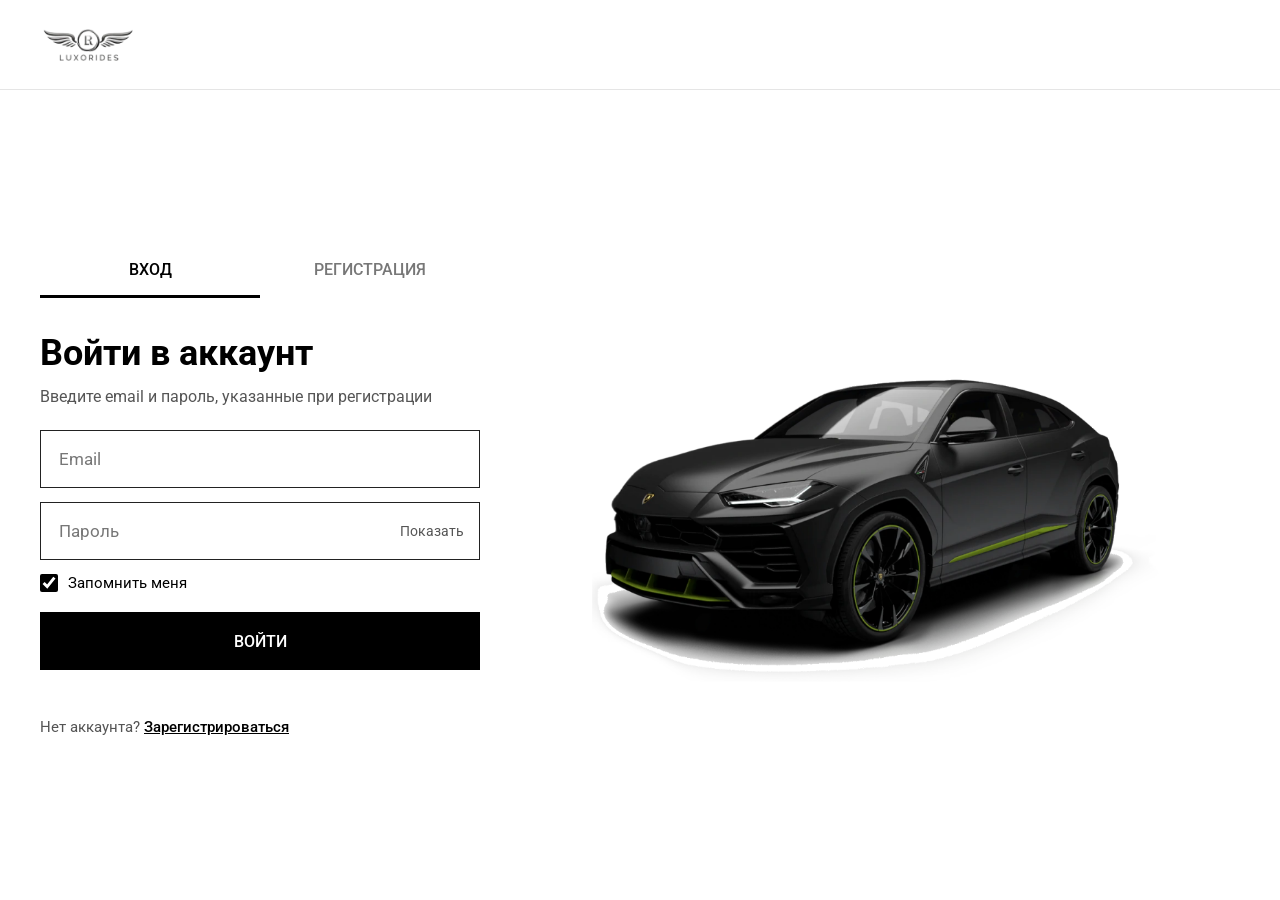
<file: Сайт — копия/index.html>
<!DOCTYPE html>
<html lang="ru">
<head>
  <meta charset="UTF-8">
  <meta name="viewport" content="width=device-width, initial-scale=1">
  <title>Luxorides — вход и регистрация</title>
  <link rel="preconnect" href="https://fonts.googleapis.com">
  <link rel="preconnect" href="https://fonts.gstatic.com" crossorigin>
  <link href="https://fonts.googleapis.com/css2?family=Roboto:wght@400;500;700;900&display=swap" rel="stylesheet">
  <link rel="stylesheet" href="auth.css">
</head>
<body class="auth-page">

  <header class="auth-header">
    <div class="auth-header__inner">
      <a class="auth-header__logo" href="index.html">
        <img class="auth-header__logo-img" src="images/logo.png" alt="Luxorides">
      </a>
    </div>
  </header>

  <main class="auth-main">
    <section class="auth-card">

      <!-- Вход и регистрация -->
      <div class="auth-box" id="authBox">
        <div class="auth-tabs" role="tablist">
          <button class="auth-tabs__tab is-active" id="tabLogin" type="button" role="tab" aria-selected="true">Вход</button>
          <button class="auth-tabs__tab" id="tabRegister" type="button" role="tab" aria-selected="false">Регистрация</button>
        </div>

        <form class="auth-form" id="loginForm" novalidate>
          <h1 class="auth-form__title">Войти в аккаунт</h1>
          <p class="auth-form__subtitle">Введите email и пароль, указанные при регистрации</p>

          <div class="auth-field">
            <input class="auth-field__input" type="email" name="email" placeholder="Email" autocomplete="email">
            <p class="auth-field__error" data-error="email"></p>
          </div>
          <div class="auth-field">
            <div class="auth-pass">
              <input class="auth-pass__input" type="password" name="password" placeholder="Пароль" autocomplete="current-password">
              <button class="auth-pass__eye" type="button">Показать</button>
            </div>
            <p class="auth-field__error" data-error="password"></p>
          </div>
          <label class="auth-remember">
            <input class="auth-remember__box" type="checkbox" name="remember" checked>
            <span class="auth-remember__text">Запомнить меня</span>
          </label>
          <button class="auth-form__btn" type="submit">Войти</button>
          <p class="auth-form__msg" data-msg role="status"></p>
          <p class="auth-form__switch">Нет аккаунта? <button class="auth-form__link" type="button" data-go="register">Зарегистрироваться</button></p>
        </form>

        <form class="auth-form" id="registerForm" novalidate hidden>
          <h1 class="auth-form__title">Создать аккаунт</h1>
          <p class="auth-form__subtitle">Регистрация займёт меньше минуты</p>

          <div class="auth-field">
            <input class="auth-field__input" type="text" name="name" placeholder="Ваше имя" autocomplete="name">
            <p class="auth-field__error" data-error="name"></p>
          </div>
          <div class="auth-field">
            <input class="auth-field__input" type="email" name="email" placeholder="Email" autocomplete="email">
            <p class="auth-field__error" data-error="email"></p>
          </div>
          <div class="auth-field">
            <input class="auth-field__input" type="tel" name="phone" placeholder="Ваш телефон" autocomplete="tel">
            <p class="auth-field__error" data-error="phone"></p>
          </div>
          <div class="auth-field">
            <label class="auth-field__label" for="regBirth">Дата рождения (регистрация только с 18 лет)</label>
            <input class="auth-field__input" type="date" id="regBirth" name="birth" autocomplete="bday">
            <p class="auth-field__hint" data-age></p>
            <p class="auth-field__error" data-error="birth"></p>
          </div>
          <div class="auth-field">
            <div class="auth-pass">
              <input class="auth-pass__input" type="password" name="password" placeholder="Пароль (минимум 6 символов)" autocomplete="new-password">
              <button class="auth-pass__eye" type="button">Показать</button>
            </div>
            <p class="auth-field__error" data-error="password"></p>
          </div>
          <div class="auth-field">
            <div class="auth-pass">
              <input class="auth-pass__input" type="password" name="password2" placeholder="Повторите пароль" autocomplete="new-password">
              <button class="auth-pass__eye" type="button">Показать</button>
            </div>
            <p class="auth-field__error" data-error="password2"></p>
          </div>
          <button class="auth-form__btn" type="submit">Зарегистрироваться</button>
          <p class="auth-form__msg" data-msg role="status"></p>
          <p class="auth-form__switch">Уже есть аккаунт? <button class="auth-form__link" type="button" data-go="login">Войти</button></p>
        </form>
      </div>
    </section>

    <img class="auth-car" src="images/urus.png" alt="Lamborghini Urus">
  </main>

  <script src="auth-core.js"></script>
  <script src="auth.js"></script>
</body>
</html>

<!-- python -m http.server 8000 -->
<!-- http://localhost:8000 -->
</file>
<file: Сайт — копия/auth.css>
/* Страница входа и регистрации: у каждого элемента свой класс */

.auth-page{
  margin:0;min-height:100vh;
  font-family:'Roboto',Arial,sans-serif;color:#000;background:#fff;overflow-x:hidden;
}

/* ---------- Шапка ---------- */
.auth-header{border-bottom:1px solid #e5e5e5}
.auth-header__inner{
  box-sizing:border-box;max-width:1240px;margin:0 auto;padding:0 20px;height:89px;
  display:flex;align-items:center;
}
.auth-header__logo{display:block}
.auth-header__logo-img{display:block;height:42px;width:auto}

/* ---------- Основная часть ---------- */
.auth-main{
  position:relative;box-sizing:border-box;
  max-width:1240px;margin:0 auto;padding:70px 20px 80px;
  display:flex;align-items:center;gap:40px;min-height:calc(100vh - 90px);
}
.auth-card{width:100%;max-width:440px;flex-shrink:0;position:relative;z-index:2;background:#fff}
.auth-car{
  display:block;flex:1;min-width:0;width:55%;max-width:760px;margin-left:auto;
  animation:auth-car-drive 2.4s cubic-bezier(.22,.61,.36,1) .2s backwards;
}
@keyframes auth-car-drive{
  from{transform:translateX(40vw);opacity:0}
  25% {opacity:1}
  to  {transform:translateX(0);opacity:1}
}

/* ---------- Вкладки ---------- */
.auth-box{display:block}
.auth-tabs{display:flex;margin:0 0 36px;border-bottom:1px solid #222}
.auth-tabs__tab{
  flex:1;height:54px;border:0;background:#fff;color:#777;cursor:pointer;
  font:500 16px 'Roboto',sans-serif;text-transform:uppercase;
  border-bottom:3px solid transparent;margin-bottom:-1px;
}
.auth-tabs__tab:hover{color:#000}
.auth-tabs__tab.is-active{color:#000;border-bottom-color:#000}
.auth-tabs__tab:focus-visible{outline:2px solid #2196f3;outline-offset:-2px}

/* ---------- Форма ---------- */
.auth-form{display:flex;flex-direction:column;gap:14px}
.auth-form[hidden]{display:none}
.auth-form__title{margin:0;font-size:36px;font-weight:700;line-height:1.1}
.auth-form__subtitle{margin:0 0 10px;font-size:16px;color:#555}
.auth-field{display:flex;flex-direction:column;gap:4px}
.auth-field__input{
  box-sizing:border-box;width:100%;height:58px;padding:0 18px;
  border:1px solid #222;border-radius:0;background:#fff;color:#000;
  font:400 17px 'Roboto',sans-serif;
}
.auth-field__input::placeholder{color:#777}
.auth-field__input:focus-visible{outline:2px solid #2196f3;outline-offset:2px}
.auth-field__input.is-error{border-color:#d32f2f}
.auth-field__error{margin:0;min-height:0;font-size:14px;color:#d32f2f}
.auth-field__error:empty{display:none}
.auth-field__label{font-size:14px;color:#555}
.auth-field__hint{margin:0;font-size:14px;color:#555}
.auth-field__hint:empty{display:none}

/* Пароль с кнопкой «Показать» */
.auth-pass{position:relative}
.auth-pass__input{
  box-sizing:border-box;width:100%;height:58px;padding:0 100px 0 18px;
  border:1px solid #222;border-radius:0;background:#fff;color:#000;
  font:400 17px 'Roboto',sans-serif;
}
.auth-pass__input::placeholder{color:#777}
.auth-pass__input:focus-visible{outline:2px solid #2196f3;outline-offset:2px}
.auth-pass__input.is-error{border-color:#d32f2f}
.auth-pass__eye{
  position:absolute;top:0;right:0;height:100%;padding:0 16px;
  border:0;background:none;cursor:pointer;color:#555;font:400 14px 'Roboto',sans-serif;
}
.auth-pass__eye:hover{color:#000}

/* Капча при входе */
.auth-captcha{display:flex;align-items:stretch;gap:12px}
.auth-captcha__img{
  display:block;flex-shrink:0;width:180px;height:58px;
  border:1px solid #222;background:#f2f2f2;user-select:none;
}
.auth-captcha__refresh{
  box-sizing:border-box;flex:1;min-width:0;height:58px;padding:0 12px;
  border:1px solid #000;background:#fff;color:#000;cursor:pointer;
  font:500 13px 'Roboto',sans-serif;text-transform:uppercase;transition:background .2s,color .2s;
}
.auth-captcha__refresh:hover{background:#000;color:#fff}
.auth-captcha__refresh:focus-visible{outline:2px solid #2196f3;outline-offset:2px}

.auth-remember{display:flex;align-items:center;gap:10px;cursor:pointer}
.auth-remember__box{width:18px;height:18px;margin:0;accent-color:#000}
.auth-remember__text{font-size:15px}

.auth-form__btn{
  box-sizing:border-box;width:100%;height:58px;margin-top:6px;padding:0;border:0;cursor:pointer;
  background:#000;color:#fff;font:500 16px 'Roboto',sans-serif;text-transform:uppercase;
  transition:background .2s;
}
.auth-form__btn:hover{background:#333}
.auth-form__btn:disabled{background:#777;cursor:wait}
.auth-form__btn:focus-visible{outline:2px solid #2196f3;outline-offset:2px}
.auth-form__msg{margin:0;min-height:20px;font-size:15px}
.auth-form__msg.is-ok{color:#2e7d32}
.auth-form__msg.is-error{color:#d32f2f}
.auth-form__switch{margin:0;font-size:15px;color:#555}
.auth-form__link{
  padding:0;border:0;background:none;cursor:pointer;
  color:#000;font:500 15px 'Roboto',sans-serif;text-decoration:underline;
}

/* ---------- Адаптив ---------- */
@media (max-width:1000px){
  .auth-main{flex-direction:column;align-items:stretch;padding-top:40px}
  .auth-card{max-width:none}
  .auth-car{width:100%;max-width:560px;margin:20px auto 0}
}
@media (max-width:560px){
  .auth-form__title{font-size:28px}
}
</file>
<file: Сайт — копия/style.css>
/* =====================================================
   У каждого элемента свой класс (БЭМ), без общих селекторов.
   Чтобы поменять один элемент — меняйте только его класс.
   ===================================================== */

/* ---------- СТРАНИЦА ---------- */
.page{
  margin:0;
  font-family:'Roboto',Arial,sans-serif;
  color:#000;
  background:#fff;
  overflow-x:hidden;
  scroll-behavior:smooth;
}

/* ---------- ШАПКА ---------- */
.header{
  position:sticky;top:0;z-index:50;
  background:#fff;
  border-bottom:1px solid #e5e5e5;
}
.header__inner{
  box-sizing:border-box;
  max-width:1240px;margin:0 auto;padding:0 20px;
  height:89px;
  display:flex;align-items:center;
}
.header__logo{display:block}
.header__logo-img{display:block;height:42px;width:auto}
.header__nav{display:flex;gap:117px;margin-left:247px}
.header__link{font-size:16px;color:#000;text-decoration:none}
.header__link:hover{text-decoration:underline}

/* Вход / профиль в шапке */
.header__auth{display:flex;align-items:center;gap:16px;margin-left:auto}
.header__login{
  box-sizing:border-box;display:inline-flex;align-items:center;justify-content:center;
  height:42px;padding:0 28px;background:#000;color:#fff;
  font-size:14px;font-weight:500;text-transform:uppercase;text-decoration:none;
  transition:background .2s;
}
.header__login:hover{background:#333}
.header__user{font-size:16px;font-weight:500;max-width:180px;overflow:hidden;text-overflow:ellipsis;white-space:nowrap}
.header__logout{
  box-sizing:border-box;height:42px;padding:0 22px;border:1px solid #000;background:#fff;color:#000;cursor:pointer;
  font:500 14px 'Roboto',sans-serif;text-transform:uppercase;transition:background .2s,color .2s;
}
.header__logout:hover{background:#000;color:#fff}

/* ---------- ГЛАВНЫЙ ЭКРАН ---------- */
.hero{
  position:relative;
  height:780px;
  overflow:hidden;           /* машина выезжает из-за края и не даёт полосу прокрутки */
}
.hero__bg-text{
  position:absolute;left:114px;top:10px;z-index:0;
  font-size:400px;font-weight:900;line-height:1;
  color:#e6e6e6;
  user-select:none;
}
.hero__inner{
  box-sizing:border-box;
  position:relative;z-index:2;
  max-width:1240px;margin:0 auto;padding:106px 20px 0;
  pointer-events:none;       /* чтобы мышь доставала до машины под текстом */
}
.hero__content{max-width:900px;pointer-events:auto}
.hero__title{
  margin:0 0 56px;
  font-size:80px;font-weight:700;line-height:1.1;
}
.hero__text{
  margin:0 0 36px;max-width:480px;
  font-size:17px;line-height:1.25;
}
.hero__btn{
  box-sizing:border-box;
  display:inline-flex;align-items:center;justify-content:center;
  height:64px;padding:0 54px;
  background:#000;color:#fff;
  font-size:16px;font-weight:500;text-transform:uppercase;text-decoration:none;
  transition:background .2s;
}
.hero__btn:hover{background:#333}
.hero__btn:focus-visible{outline:2px solid #2196f3;outline-offset:2px}

/* Большая машина: выезжает при загрузке и «подъезжает» при наведении мыши */
.hero__car{
  position:absolute;right:0;top:130px;z-index:1;
  display:block;width:55%;max-width:1060px;
  cursor:pointer;
  will-change:transform;
  transition:transform .6s cubic-bezier(.2,.8,.2,1),filter .6s;
  animation:hero-car-drive 2.4s cubic-bezier(.22,.61,.36,1) .2s backwards;
}
@keyframes hero-car-drive{
  from{transform:translateX(50vw);opacity:0}
  25% {opacity:1}
  to  {transform:translateX(0);opacity:1}
}

/* ---------- АВТОПАРК ---------- */
.fleet{padding-bottom:70px}
.fleet__inner{
  box-sizing:border-box;
  max-width:1240px;margin:0 auto;padding:10px 20px 0;
}
.fleet__title{
  margin:0 0 40px;
  font-size:60px;font-weight:700;line-height:1.1;
}
.fleet__cards{
  display:grid;grid-template-columns:repeat(3,1fr);gap:56px 24px;
}

/* Карточка автомобиля */
.card{text-align:center}
.card__img{display:block;width:100%;height:210px;object-fit:cover;background:#f2f2f2;margin:0 0 18px}
.card__name{margin:0 0 22px;font-size:24px;font-weight:500;line-height:1.25}
.card__specs{
  display:flex;justify-content:space-between;
  padding:0 14px 0 30px;margin:0 0 22px;
}
.card__spec{display:flex;flex-direction:column;align-items:center;font-size:16px;line-height:1.25}
.card__spec-icon{display:block;width:34px;height:34px;margin:0 0 8px}
.card__spec-label{font-weight:700}
.card__spec-value{font-weight:400}
.card__btn{
  box-sizing:border-box;
  display:block;width:100%;height:54px;padding:0;border:0;cursor:pointer;
  background:#000;color:#fff;
  font:500 16px 'Roboto',sans-serif;text-transform:uppercase;
  transition:background .2s;
}
.card__btn:hover{background:#333}
.card__btn:focus-visible{outline:2px solid #2196f3;outline-offset:2px}


/* ---------- ПОИСК И ФИЛЬТР АВТОПАРКА ---------- */
.fleet__toolbar{display:flex;gap:16px;flex-wrap:wrap;margin:0 0 24px}
.fleet__search{
  box-sizing:border-box;flex:1 1 320px;max-width:420px;height:54px;padding:0 18px;
  border:1px solid #222;border-radius:0;background:#fff;color:#000;
  font:400 17px 'Roboto',sans-serif;
}
.fleet__search:focus-visible{outline:2px solid #2196f3;outline-offset:2px}
.fleet__make{
  box-sizing:border-box;flex:0 1 260px;height:54px;padding:0 14px;
  border:1px solid #222;border-radius:0;background:#fff;color:#000;
  font:400 17px 'Roboto',sans-serif;
}
.fleet__make:focus-visible{outline:2px solid #2196f3;outline-offset:2px}
.fleet__refresh{
  box-sizing:border-box;height:54px;padding:0 32px;border:0;cursor:pointer;
  background:#000;color:#fff;
  font:500 16px 'Roboto',sans-serif;text-transform:uppercase;
  transition:background .2s;
}
.fleet__refresh:hover{background:#333}
.fleet__refresh:focus-visible{outline:2px solid #2196f3;outline-offset:2px}
.fleet__status{margin:0 0 40px;min-height:20px;font-size:16px;color:#555}
.fleet__more{
  box-sizing:border-box;display:block;margin:56px auto 0;height:54px;padding:0 54px;
  border:1px solid #000;background:#fff;color:#000;cursor:pointer;
  font:500 16px 'Roboto',sans-serif;text-transform:uppercase;
  transition:background .2s,color .2s;
}
.fleet__more:hover{background:#000;color:#fff}
.fleet__more:focus-visible{outline:2px solid #2196f3;outline-offset:2px}
.fleet__more[hidden]{display:none}

/* ---------- БРОНИРОВАНИЕ ---------- */
.booking{padding-bottom:80px;overflow-x:clip}
.booking__inner{
  box-sizing:border-box;
  max-width:1240px;margin:0 auto;padding:50px 20px 0;
}
.booking__title{margin:0 0 14px;font-size:60px;font-weight:700;line-height:1.1}
.booking__subtitle{margin:0 0 52px;font-size:17px;color:#555}
.booking__row{display:flex;align-items:center;gap:60px}
.booking__form{display:flex;flex-direction:column;gap:16px;width:344px;flex-shrink:0}
.booking__input{
  box-sizing:border-box;
  width:100%;height:65px;padding:0 18px;
  border:1px solid #222;border-radius:0;background:#fff;color:#000;
  font:400 17px 'Roboto',sans-serif;
}
.booking__input::placeholder{color:#777}
.booking__input:focus-visible{outline:2px solid #2196f3;outline-offset:2px}
.booking__input.is-error{border-color:#d32f2f}
.booking__select{
  box-sizing:border-box;
  width:100%;height:65px;padding:0 18px;
  border:1px solid #222;border-radius:0;background:#fff;color:#000;
  font:400 17px 'Roboto',sans-serif;
}
.booking__select:invalid{color:#777}
.booking__select:focus-visible{outline:2px solid #2196f3;outline-offset:2px}
.booking__select.is-error{border-color:#d32f2f}
.booking__btn{
  box-sizing:border-box;
  width:100%;height:65px;padding:0;border:0;cursor:pointer;
  background:#000;color:#fff;
  font:500 16px 'Roboto',sans-serif;text-transform:uppercase;
  transition:background .2s;
}
.booking__btn:hover{background:#333}
.booking__btn:focus-visible{outline:2px solid #2196f3;outline-offset:2px}
.booking__msg{margin:0;min-height:18px;font-size:15px}
.booking__msg.is-ok{color:#2e7d32}
.booking__msg.is-error{color:#d32f2f}
/* Rolls-Royce: выезжает, когда до него докрутили страницу, и подъезжает при наведении */
.booking__car{
  display:block;width:calc(100% - 404px);margin-top:-10px;
  opacity:0;
  cursor:pointer;
  will-change:transform;
  transition:transform .6s cubic-bezier(.2,.8,.2,1),filter .6s;
}
/* выезд делает script.js */
.booking__car.is-visible{opacity:1}

/* ---------- ПОДВАЛ ---------- */
.footer{height:80px;border-top:1px solid #e5e5e5}
.footer__inner{
  box-sizing:border-box;
  max-width:1240px;height:100%;margin:0 auto;padding:0 20px;
  display:flex;justify-content:space-between;align-items:center;
}
.footer__logo{display:block}
.footer__logo-img{display:block;height:40px;width:auto}
.footer__text{font-size:15px}

/* ---------- ОКНО БРОНИРОВАНИЯ ---------- */
.modal{
  position:fixed;inset:0;z-index:100;
  display:none;align-items:center;justify-content:center;
  padding:20px;background:rgba(0,0,0,.6);
}
.modal.is-open{display:flex}
.modal__box{
  box-sizing:border-box;position:relative;
  width:100%;max-width:420px;padding:40px;background:#fff;
}
.modal__close{
  position:absolute;top:8px;right:16px;
  background:none;border:0;font-size:32px;cursor:pointer;
}
.modal__title{margin:0 0 24px;font-size:24px;font-weight:500}
.modal__form{display:flex;flex-direction:column;gap:16px}
.modal__input{
  box-sizing:border-box;
  width:100%;height:58px;padding:0 18px;
  border:1px solid #222;border-radius:0;background:#fff;color:#000;
  font:400 17px 'Roboto',sans-serif;
}
.modal__input.is-error{border-color:#d32f2f}
.modal__btn{
  box-sizing:border-box;
  width:100%;height:58px;padding:0;border:0;cursor:pointer;
  background:#000;color:#fff;
  font:500 16px 'Roboto',sans-serif;text-transform:uppercase;
}
.modal__btn:hover{background:#333}
.modal__msg{margin:0;min-height:18px;font-size:15px}
.modal__msg.is-ok{color:#2e7d32}
.modal__msg.is-error{color:#d32f2f}

/* ---------- ПРОФИЛЬ В ШАПКЕ ---------- */
.header__profile{
  display:inline-flex;align-items:center;gap:10px;padding:0;border:0;background:none;cursor:pointer;
  font-family:'Roboto',sans-serif;color:#000;
}
.header__profile:hover .header__user{text-decoration:underline}
.header__profile:focus-visible{outline:2px solid #2196f3;outline-offset:3px}
.header__avatar{
  box-sizing:border-box;display:inline-flex;align-items:center;justify-content:center;flex-shrink:0;
  width:42px;height:42px;border-radius:50%;background:#000 center/cover no-repeat;color:#fff;
  font-size:18px;font-weight:500;
}

/* ---------- ОКНО ХАРАКТЕРИСТИК МАШИНЫ ---------- */
.card{cursor:pointer}
.card:focus-visible{outline:2px solid #2196f3;outline-offset:6px}
.card__img,.card__name{transition:opacity .2s}
.card:hover .card__img{opacity:.85}
.card:hover .card__name{text-decoration:underline}
.cardetail{
  box-sizing:border-box;position:relative;display:flex;flex-direction:column;
  width:100%;max-width:560px;max-height:calc(100vh - 40px);overflow:hidden;background:#fff;
}
.cardetail__close{
  position:absolute;top:8px;right:16px;z-index:2;
  background:none;border:0;font-size:32px;cursor:pointer;
}
/* картинка сверху, всегда на виду */
.cardetail__img{display:block;flex:0 0 auto;width:100%;height:260px;object-fit:contain;background:#f2f2f2}
/* характеристики снизу, листаются вниз */
.cardetail__body{
  box-sizing:border-box;flex:1 1 auto;min-height:0;width:100%;padding:24px 32px 0;
  overflow-y:auto;-webkit-overflow-scrolling:touch;
}
.cardetail__name{margin:0 0 10px;font-size:26px;font-weight:700;line-height:1.2;padding-right:24px}
.cardetail__lang{
  margin:0 0 14px;padding:5px 12px;border:1px solid #bbb;border-radius:14px;background:#fff;
  font:500 13px 'Roboto',sans-serif;color:#333;cursor:pointer;transition:background .2s,border-color .2s;
}
.cardetail__lang:hover{background:#f2f2f2;border-color:#888}
.cardetail__lang:disabled{opacity:.6;cursor:wait}
.cardetail__lang[hidden]{display:none}
.cardetail__specs{margin:0 0 18px}
.cardetail__row{display:flex;gap:16px;padding:8px 0;border-bottom:1px solid #e5e5e5;font-size:15px;line-height:1.3}
.cardetail__label{flex:0 0 120px;font-weight:700}
.cardetail__value{margin:0;flex:1;overflow-wrap:anywhere}
.cardetail__desc{margin:0 0 14px;font-size:15px;line-height:1.4;color:#333;white-space:pre-line}
.cardetail__desc:empty{display:none}
.cardetail__link{display:inline-block;margin:0 0 20px;font-size:14px;color:#555}
.cardetail__link[hidden]{display:none}
.cardetail__book{
  box-sizing:border-box;position:sticky;bottom:0;display:block;width:calc(100% + 64px);margin:0 -32px;height:58px;padding:0;border:0;cursor:pointer;
  background:#000;color:#fff;font:500 16px 'Roboto',sans-serif;text-transform:uppercase;
  transition:background .2s;
}
.cardetail__book:hover{background:#333}
.cardetail__book:focus-visible{outline:2px solid #2196f3;outline-offset:-4px}

/* ---------- ОКНО ПРОФИЛЯ ---------- */
.profile{
  box-sizing:border-box;position:relative;
  width:100%;max-width:460px;max-height:calc(100vh - 40px);overflow:auto;padding:40px;background:#fff;
}
.profile__close{
  position:absolute;top:8px;right:16px;
  background:none;border:0;font-size:32px;cursor:pointer;
}
.profile__title{margin:0 0 24px;font-size:24px;font-weight:500}
.profile__form{display:flex;flex-direction:column;gap:8px}
.profile__photo{display:flex;align-items:center;gap:20px;margin:0 0 12px}
.profile__avatar{
  display:flex;align-items:center;justify-content:center;flex-shrink:0;
  width:96px;height:96px;border-radius:50%;background:#000 center/cover no-repeat;color:#fff;
  font-size:40px;font-weight:500;
}
.profile__photo-btns{display:flex;flex-direction:column;gap:8px}
.profile__upload{
  box-sizing:border-box;display:inline-flex;align-items:center;justify-content:center;
  height:40px;padding:0 20px;background:#000;color:#fff;cursor:pointer;
  font:500 14px 'Roboto',sans-serif;text-transform:uppercase;transition:background .2s;
}
.profile__upload:hover{background:#333}
.profile__remove{
  box-sizing:border-box;height:40px;padding:0 20px;border:1px solid #000;background:#fff;color:#000;cursor:pointer;
  font:500 14px 'Roboto',sans-serif;text-transform:uppercase;
}
.profile__remove:hover{background:#000;color:#fff}
.profile__label{font-size:14px;color:#555}
.profile__input{
  box-sizing:border-box;width:100%;height:54px;padding:0 18px;margin:0 0 6px;
  border:1px solid #222;border-radius:0;background:#fff;color:#000;
  font:400 17px 'Roboto',sans-serif;
}
.profile__input:focus-visible{outline:2px solid #2196f3;outline-offset:2px}
.profile__input:disabled{background:#f2f2f2;color:#777}
.profile__input.is-error{border-color:#d32f2f}
.profile__age{margin:-2px 0 6px;font-size:14px;color:#555}
.profile__age:empty{display:none}
.profile__btn{
  box-sizing:border-box;width:100%;height:58px;margin-top:8px;padding:0;border:0;cursor:pointer;
  background:#000;color:#fff;font:500 16px 'Roboto',sans-serif;text-transform:uppercase;
  transition:background .2s;
}
.profile__btn:hover{background:#333}
.profile__msg{margin:0;min-height:18px;font-size:15px}
.profile__msg.is-ok{color:#2e7d32}
.profile__msg.is-error{color:#d32f2f}
.profile__danger{margin:24px 0 0;padding:20px 0 0;border-top:1px solid #e5e5e5}
.profile__delete{
  padding:0;border:0;background:none;cursor:pointer;
  color:#d32f2f;font:500 14px 'Roboto',sans-serif;text-decoration:underline;
}
.profile__delete[hidden]{display:none}
.profile__confirm{display:flex;flex-direction:column;gap:8px}
.profile__confirm[hidden]{display:none}
.profile__warn{margin:0 0 4px;font-size:14px;line-height:1.35;color:#555}
.profile__confirm-btn{
  box-sizing:border-box;width:100%;height:54px;padding:0;border:0;cursor:pointer;
  background:#d32f2f;color:#fff;font:500 15px 'Roboto',sans-serif;text-transform:uppercase;
  transition:background .2s;
}
.profile__confirm-btn:hover{background:#b71c1c}
.profile__confirm-btn:disabled{background:#999;cursor:wait}
.profile__cancel{
  box-sizing:border-box;width:100%;height:44px;padding:0;border:1px solid #000;background:#fff;color:#000;cursor:pointer;
  font:500 14px 'Roboto',sans-serif;text-transform:uppercase;
}
.profile__cancel:hover{background:#000;color:#fff}

/* ---------- АДАПТИВ ---------- */
@media (max-width:1280px){
  .hero{height:62vw;min-height:560px}
  .hero__bg-text{font-size:28vw;left:4vw}
  .hero__title{font-size:6vw}
  .hero__car{top:11vw;width:56%}
  .header__nav{margin-left:8vw;gap:6vw}
  .fleet__title{font-size:48px;margin-bottom:32px}
  .booking__title{font-size:48px}
}
@media (max-width:900px){
  .header__nav{gap:28px}
  .header__link{font-size:15px}
  .hero{height:auto;padding-bottom:30px}
  .hero__inner{padding-top:50px}
  .hero__title{font-size:44px;margin-bottom:24px}
  .hero__bg-text{font-size:200px;top:20px}
  .hero__car{position:relative;top:auto;right:auto;width:100%;margin-top:20px}
  .fleet__cards{grid-template-columns:repeat(2,1fr)}
  .booking__row{flex-direction:column;align-items:stretch}
  .booking__form{width:100%}
  .booking__car{width:100%;margin:0}
}
@media (max-width:700px){
  .cardetail__img{height:200px}
  .cardetail__body{padding:20px 20px 0}
  .cardetail__label{flex-basis:100px}
  .cardetail__book{width:calc(100% + 40px);margin:0 -20px}
}
@media (max-width:560px){
  .header__user{display:none}
  .header__nav{display:none}
  .hero__title{font-size:34px}
  .hero__bg-text{font-size:130px}
  .fleet__title{font-size:32px;margin-bottom:32px}
  .booking__title{font-size:32px}
  .fleet__cards{grid-template-columns:1fr}
}
@media (prefers-reduced-motion:reduce){
  .page{scroll-behavior:auto}
}
</file>
<file: Сайт — копия/bookings.css>
/* Мои бронирования: кнопка в шапке, окно со списком, подпись «Вы забронировали этот авто» */

/* ---------- Шапка: всё помещается в одну строку ---------- */
/* Отступы меню зависят от ширины экрана, а подписи не переносятся на вторую строку */
.header__inner .header__nav{margin-left:clamp(16px,3.5vw,64px);gap:clamp(16px,3.5vw,64px);min-width:0}
.header__inner .header__link{white-space:nowrap;display:inline-block;transition:transform .2s ease}
/* при наведении пункт меню чуть увеличивается */
.header__inner .header__link:hover{transform:scale(1.1)}
/* на широких экранах меню сдвинуто правее (расстояния между пунктами остаются равными) */
@media (min-width:1000px){
  .header__inner .header__nav{margin-left:clamp(40px,7vw,120px)}
}
.header__inner .header__user{max-width:120px}

/* ---------- Кнопка в шапке ---------- */
.header__inner .header__bookings{
  box-sizing:border-box;display:inline-flex;align-items:center;gap:8px;flex-shrink:0;white-space:nowrap;
  height:42px;padding:0 22px;margin-left:auto;border:1px solid #000;background:#fff;color:#000;cursor:pointer;
  font:500 14px 'Roboto',sans-serif;text-transform:uppercase;transition:background .2s,color .2s;
}
.header__inner .header__bookings:hover{background:#000;color:#fff}
.header__inner .header__bookings:focus-visible{outline:2px solid #2196f3;outline-offset:2px}
.header__inner .header__auth{margin-left:16px;flex-shrink:0}
.header__bookings-count{
  box-sizing:border-box;display:inline-flex;align-items:center;justify-content:center;
  min-width:20px;height:20px;padding:0 6px;border-radius:10px;background:#000;color:#fff;
  font-size:12px;font-weight:700;
}
.header__bookings-count[hidden]{display:none}
.header__bookings:hover .header__bookings-count{background:#fff;color:#000}

/* ---------- Забронированная машина ---------- */
.card__btn.is-booked,
.cardetail__book.is-booked{background:#2e7d32;cursor:default}
.card__btn.is-booked:hover,
.cardetail__book.is-booked:hover{background:#2e7d32}

/* ---------- Окно «Мои брони» ---------- */
.mybookings{
  box-sizing:border-box;position:relative;
  width:100%;max-width:520px;max-height:calc(100vh - 40px);overflow:auto;padding:40px;background:#fff;
}
.mybookings__close{
  position:absolute;top:8px;right:16px;
  background:none;border:0;font-size:32px;cursor:pointer;
}
.mybookings__title{margin:0 0 24px;font-size:24px;font-weight:500}
.mybookings__empty{margin:0;font-size:16px;color:#555}
.mybookings__empty[hidden]{display:none}
.mybookings__list{list-style:none;margin:0;padding:0;display:flex;flex-direction:column;gap:16px}
.mybookings__item{display:flex;align-items:center;gap:16px;padding:0 0 16px;border-bottom:1px solid #e5e5e5}
.mybookings__item:last-child{padding-bottom:0;border-bottom:0}
.mybookings__img{flex-shrink:0;display:block;width:120px;height:80px;object-fit:cover;background:#f2f2f2}
.mybookings__info{display:flex;flex-direction:column;gap:4px;flex:1;min-width:0}
.mybookings__name{font-size:18px;font-weight:500;line-height:1.25}
.mybookings__date{font-size:14px;color:#555}
.mybookings__cancel{
  box-sizing:border-box;flex-shrink:0;height:40px;padding:0 16px;
  border:1px solid #d32f2f;background:#fff;color:#d32f2f;cursor:pointer;
  font:500 13px 'Roboto',sans-serif;text-transform:uppercase;transition:background .2s,color .2s;
}
.mybookings__cancel:hover{background:#d32f2f;color:#fff}
.mybookings__cancel:focus-visible{outline:2px solid #2196f3;outline-offset:2px}

/* ---------- Окно «Вы уверены в отмене?» ---------- */
.cancelbox{
  box-sizing:border-box;position:relative;
  width:100%;max-width:440px;max-height:calc(100vh - 40px);overflow:auto;padding:40px;background:#fff;
}
.cancelbox__close{
  position:absolute;top:8px;right:16px;
  background:none;border:0;font-size:32px;cursor:pointer;
}
.cancelbox__title{margin:0 0 8px;padding-right:24px;font-size:24px;font-weight:500}
.cancelbox__car{margin:0 0 20px;font-size:16px;color:#555}
.cancelbox__hint{margin:0 0 10px;font-size:14px;color:#555}
.cancelbox__reasons{display:flex;flex-direction:column;gap:8px;margin:0 0 12px}
.cancelbox__reason{
  box-sizing:border-box;display:flex;align-items:center;gap:12px;min-height:50px;padding:0 16px;
  border:1px solid #222;cursor:pointer;font-size:16px;transition:background .2s;
}
.cancelbox__reason:hover{background:#f2f2f2}
.cancelbox__reason:focus-within{outline:2px solid #2196f3;outline-offset:2px}
.cancelbox__reason:has(.cancelbox__radio:checked){background:#f2f2f2;box-shadow:inset 0 0 0 1px #000}
.cancelbox__radio{flex-shrink:0;width:18px;height:18px;margin:0;accent-color:#000}
.cancelbox__msg{margin:0;min-height:18px;font-size:15px;color:#d32f2f}
.cancelbox__actions{display:flex;gap:12px;margin-top:12px}
.cancelbox__ok{
  box-sizing:border-box;flex:1;height:54px;padding:0;border:0;cursor:pointer;
  background:#000;color:#fff;font:500 16px 'Roboto',sans-serif;text-transform:uppercase;transition:background .2s;
}
.cancelbox__ok:hover{background:#333}
.cancelbox__ok:focus-visible{outline:2px solid #2196f3;outline-offset:2px}
.cancelbox__dismiss{
  box-sizing:border-box;flex:1;height:54px;padding:0;border:1px solid #000;cursor:pointer;
  background:#fff;color:#000;font:500 16px 'Roboto',sans-serif;text-transform:uppercase;transition:background .2s,color .2s;
}
.cancelbox__dismiss:hover{background:#000;color:#fff}
.cancelbox__dismiss:focus-visible{outline:2px solid #2196f3;outline-offset:2px}

/* ---------- Адаптив ---------- */
@media (max-width:1280px){
  .header__inner .header__user{display:none}      /* имя скрываем, остаётся аватар */
}
@media (max-width:900px){
  .header__inner{gap:12px}
  .header__inner .header__link{font-size:14px}
  .header__inner .header__bookings{padding:0 16px}
  .header__bookings-prefix{display:none}           /* «Мои брони» → «Брони» */
}
@media (max-width:800px){
  .header__inner .header__nav{display:none}        /* меню прячем, чтобы не наезжало на кнопки */
}
@media (max-width:560px){
  .header__inner .header__bookings{padding:0 14px}
  .mybookings{padding:32px 20px 24px}
  .mybookings__img{width:96px;height:64px}
  .mybookings__item{flex-wrap:wrap}
  .mybookings__cancel{width:100%}
  .cancelbox{padding:32px 20px 24px}
}
</file>
<file: Сайт — копия/chat.css>
/* ===== Чат-помощник: подбор машины и поддержка ===== */
.lx-fab{
  position:fixed;right:24px;bottom:24px;z-index:60;width:60px;height:60px;border-radius:50%;
  border:0;background:#000;color:#fff;cursor:pointer;display:flex;align-items:center;justify-content:center;
  box-shadow:0 6px 20px rgba(0,0,0,.35);transition:transform .2s,background .2s;
}
.lx-fab:hover{transform:scale(1.07);background:#222}
.lx-fab:focus-visible{outline:3px solid #2196f3;outline-offset:3px}
.lx-fab svg{width:28px;height:28px}
.lx-fab__dot{position:absolute;top:2px;right:2px;width:14px;height:14px;border-radius:50%;background:#2e7d32;border:2px solid #fff}
.lx-fab.is-open .lx-fab__dot{display:none}

.lx-chat{
  position:fixed;right:24px;bottom:96px;z-index:60;display:none;flex-direction:column;
  box-sizing:border-box;width:50vw;height:50vh;min-width:320px;min-height:400px;
  max-width:calc(100vw - 32px);max-height:calc(100vh - 120px);
  background:#fff;color:#111;font:400 15px/1.4 'Roboto',sans-serif;
  border:1px solid #d5d5d5;box-shadow:0 12px 40px rgba(0,0,0,.3);
}
.lx-chat.is-open{display:flex}
.lx-chat *{box-sizing:border-box}

/* ручки изменения размера: левый край, верхний край и угол */
.lx-rs{position:absolute;z-index:3;touch-action:none}
.lx-rs--l{left:-4px;top:12px;bottom:0;width:9px;cursor:ew-resize}
.lx-rs--t{top:-4px;left:12px;right:0;height:9px;cursor:ns-resize}
.lx-rs--tl{left:-5px;top:-5px;width:18px;height:18px;cursor:nwse-resize}
.lx-rs--tl::after{content:'';position:absolute;left:6px;top:6px;width:8px;height:8px;border-left:2px solid #999;border-top:2px solid #999}

.lx-head{display:flex;align-items:center;gap:10px;padding:12px 14px;background:#000;color:#fff;user-select:none}
.lx-head__title{flex:1;font-weight:500;font-size:16px}
.lx-head__title small{display:block;font-weight:400;font-size:12px;color:#bbb}
.lx-head__btn{background:none;border:0;color:#fff;font-size:26px;line-height:1;cursor:pointer;padding:0 4px}
.lx-tabs{display:flex;border-bottom:1px solid #e5e5e5}
.lx-tab{flex:1;padding:10px 8px;border:0;background:#fff;font:500 14px 'Roboto',sans-serif;cursor:pointer;border-bottom:2px solid transparent;color:#666}
.lx-tab.is-active{color:#000;border-bottom-color:#000}
.lx-pane{display:none;flex:1;min-height:0;flex-direction:column}
.lx-pane.is-active{display:flex}

.lx-log{flex:1;min-height:0;overflow-y:auto;padding:14px;background:#f6f6f6;display:flex;flex-direction:column;gap:10px}
.lx-msg{max-width:86%;padding:9px 13px;white-space:pre-wrap;overflow-wrap:anywhere;border-radius:14px;animation:lx-in .2s}
.lx-msg--bot{align-self:flex-start;background:#fff;border:1px solid #e2e2e2;border-bottom-left-radius:3px}
.lx-msg--me{align-self:flex-end;background:#000;color:#fff;border-bottom-right-radius:3px}
.lx-typing{display:inline-flex;gap:4px;padding:4px 0}
.lx-typing i{width:7px;height:7px;border-radius:50%;background:#999;animation:lx-dot 1s infinite}
.lx-typing i:nth-child(2){animation-delay:.15s}.lx-typing i:nth-child(3){animation-delay:.3s}
@keyframes lx-dot{0%,60%,100%{opacity:.3;transform:none}30%{opacity:1;transform:translateY(-3px)}}
@keyframes lx-in{from{opacity:0;transform:translateY(6px)}to{opacity:1;transform:none}}

.lx-rec{align-self:flex-start;width:min(100%,420px);display:flex;gap:12px;padding:10px;background:#fff;border:1px solid #e2e2e2;animation:lx-in .2s}
.lx-rec__img{flex:0 0 96px;width:96px;height:72px;object-fit:contain;background:#f2f2f2}
.lx-rec__body{flex:1;min-width:0}
.lx-rec__name{font-weight:700;margin-bottom:2px}
.lx-rec__why{font-size:13px;color:#444;margin-bottom:8px}
.lx-rec__row{display:flex;gap:8px;flex-wrap:wrap}
.lx-btn{padding:6px 12px;border:1px solid #000;background:#000;color:#fff;font:500 12px 'Roboto',sans-serif;text-transform:uppercase;cursor:pointer}
.lx-btn--ghost{background:#fff;color:#000}
.lx-btn:hover{opacity:.85}

.lx-chips{display:flex;flex-wrap:wrap;gap:6px;padding:8px 14px 0;background:#f6f6f6}
.lx-chips:empty{display:none}
.lx-chip{padding:5px 11px;border:1px solid #bbb;border-radius:14px;background:#fff;font:400 13px 'Roboto',sans-serif;cursor:pointer}
.lx-chip:hover{border-color:#000}

.lx-form{display:flex;gap:8px;padding:10px 14px;border-top:1px solid #e5e5e5;background:#f6f6f6}
.lx-input{flex:1;min-width:0;padding:10px 12px;border:1px solid #ccc;background:#fff;font:400 15px 'Roboto',sans-serif;border-radius:0}
.lx-input:focus{outline:2px solid #2196f3;outline-offset:-1px}
.lx-send{flex:0 0 auto;padding:0 18px;border:0;background:#000;color:#fff;font:500 14px 'Roboto',sans-serif;cursor:pointer;text-transform:uppercase}
.lx-send:hover{background:#333}

/* поддержка */
.lx-support{flex:1;min-height:0;overflow-y:auto;padding:14px;display:flex;flex-direction:column;gap:10px}
.lx-support__hint{margin:0;color:#555;font-size:14px}
.lx-field{display:flex;flex-direction:column;gap:4px;font-size:13px;color:#444}
.lx-field textarea{min-height:90px;resize:vertical}
.lx-support__msg{min-height:20px;font-size:14px}
.lx-support__msg.is-ok{color:#2e7d32}.lx-support__msg.is-error{color:#d32f2f}
.lx-tickets{border-top:1px solid #e5e5e5;padding-top:10px}
.lx-tickets h4{margin:0 0 8px;font-size:14px}
.lx-ticket{padding:8px 10px;margin-bottom:6px;background:#f6f6f6;font-size:13px}
.lx-ticket b{display:block}
.lx-ticket small{color:#777}

@media (max-width:600px){
  .lx-fab{right:16px;bottom:16px}
  .lx-chat{right:8px;bottom:84px;width:calc(100vw - 16px);height:70vh;min-width:0;min-height:320px}
}
</file>
